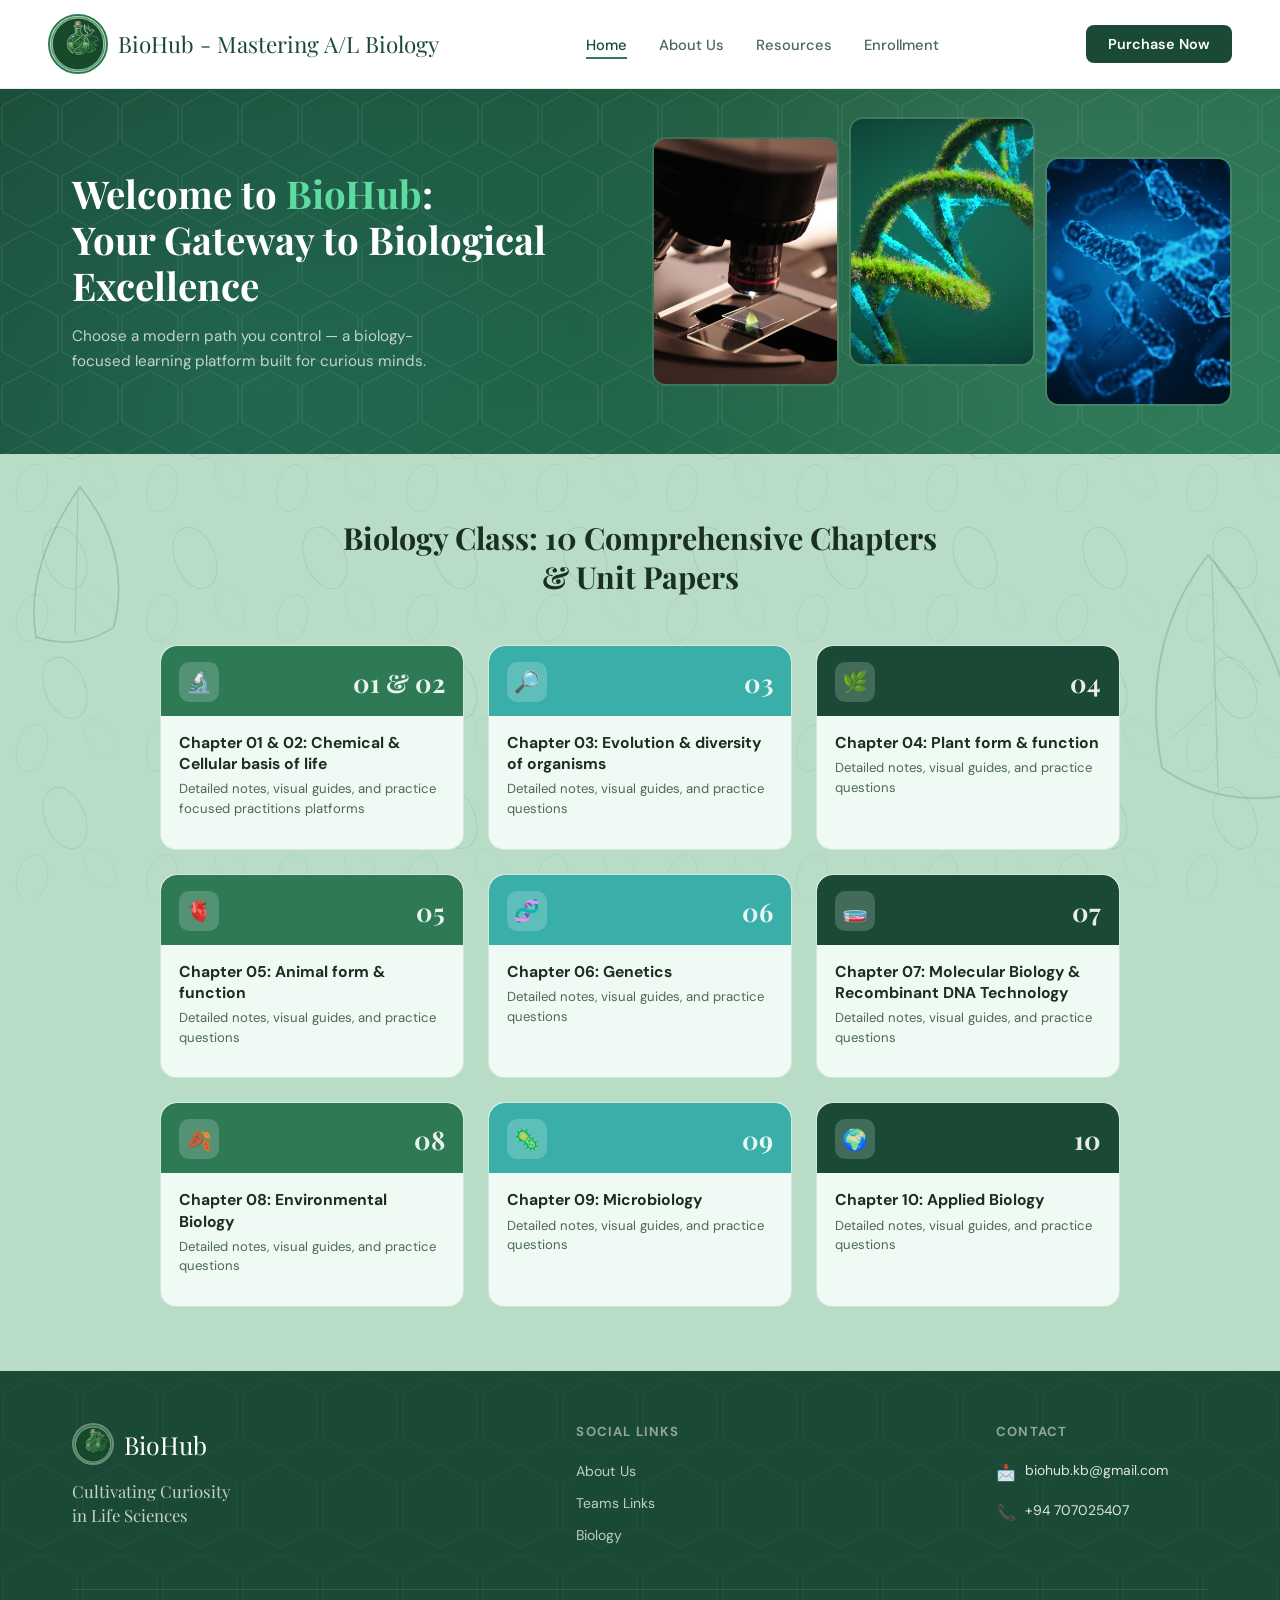
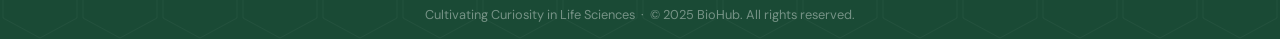
<file: index.html>
<!DOCTYPE html>
<html lang="en">
<head>
  <meta charset="UTF-8" />
  <meta name="viewport" content="width=device-width, initial-scale=1.0"/>
  <meta name="description" content="BioHub Tutorial Classes offering high quality biology and science tuition for students. Contact us for paper purchase, class details and registration.">
  <meta name="keywords" content="AL bio papers, BioHub tuition, biology classes, science tuition, tutorial classes Sri Lanka, biology tuition, bio class, A/L, Adavanced Level">
  <link rel="icon" type="image/png" sizes="32x32" href="favicon-32x32.png?v=2">
  <link rel="icon" type="image/png" sizes="16x16" href="favicon-16x16.png?v=2">
  <link rel="shortcut icon" href="favicon.ico?v=2">
  <title>BioHub – Your Gateway to Biological Excellence</title>
  <link rel="stylesheet" href="style.css">
  <link href="https://fonts.googleapis.com/css2?family=Playfair+Display:wght@700&family=DM+Sans:wght@400;500;600&display=swap" rel="stylesheet"/>
</head>
<body>

  <!-- NAV -->
  <nav>
    <a href="#" class="logo">
    <div class="logo-icon">
        <img src="logo.png" alt="BioHub Logo">
    </div>
    BioHub - Mastering A/L Biology
    </a>
    <ul class="nav-links">
      <li><a href="#" class="active">Home</a></li>
      <li><a href="#footer">About Us</a></li>
      <li><a href="#section">Resources</a></li>
      <li><a href="contact.html">Enrollment</a></li>
    </ul>
    <a href="contact.html" class="btn-portal">Purchase Now</a>
  </nav>

  <!-- HERO -->
  <section class="hero">
    <div class="hero-text">
      <h1>Welcome to <span>BioHub</span>:<br>Your Gateway to Biological Excellence</h1>
      <p>Choose a modern path you control — a biology-focused learning platform built for curious minds.</p>
    </div>
    <div class="hero-images">
    <div class="hero-img-slot microscope">
        <img src="microscope.jpeg" alt="Microscope view">
    </div>
    <div class="hero-img-slot leaf">
        <img src="leaf-cell.jpg" alt="Leaf structure">
    </div>
    <div class="hero-img-slot cell">
        <img src="dna-cell.jpg" alt="Cell biology">
    </div>
    </div>
  </section>

  <!-- CHAPTERS -->
  <section class="section" id="section">
    <div class="section-title">
      <h2>Biology Class: 10 Comprehensive Chapters<br>&amp; Unit Papers</h2>
    </div>
    <div class="chapters-grid">

      <div class="chapter-card" onclick="toggleCard(this)">
        <div class="card-header mid"><div class="card-icon">🔬</div><span class="card-num">01 & 02</span></div>
        <div class="card-body">
          <h3>Chapter 01 & 02: Chemical &amp; Cellular basis of life</h3>
          <p>Detailed notes, visual guides, and practice focused practitions platforms</p>
          <div class="card-expanded-content">
            <div class="unit-section-label">📄 Unit Papers (1–5)</div>
            <ul class="papers-list">
              <li><span class="paper-num">1</span><a href="contact.html">Paper 1: Intro, Biomolecules, Cellcycle </a></li>
              <li><span class="paper-num">2</span><a href="contact.html">Paper 2: Cellular Respiration and Enzymes</a></li>
              <li><span class="paper-num">3</span><a href="contact.html">Paper 3: Photosynthesis </a></li>
              <li><span class="paper-num">4</span><a href="contact.html">Paper 4: Unit 1 and 2 full</a></li>
            </ul>
            <div class="unit-section-label">✂️ Experiments</div>
            <ul class="exp-list">
              <li><span class="paper-num">1</span><a href="contact.html">Exp 1: Observing Cells (Microscopy)</a></li>
              <li><span class="paper-num">2</span><a href="contact.html">Exp 2: Modeling DNA (Structure)</a></li>
            </ul>
            <button class="card-close-btn" onclick="closeCard(event, this)">✕ Close</button>
          </div>
        </div>
      </div>

      <div class="chapter-card" onclick="toggleCard(this)">
        <div class="card-header teal"><div class="card-icon">🔎</div><span class="card-num">03</span></div>
        <div class="card-body">
          <h3>Chapter 03: Evolution &amp; diversity of organisms</h3>
          <p>Detailed notes, visual guides, and practice questions</p>
          <div class="card-expanded-content">
            <div class="unit-section-label">📄 Unit Papers (1–5)</div>
            <ul class="papers-list">
              <li><span class="paper-num">1</span><a href="contact.html">Paper 1: Unit 3 till Kingdom Protista(included)</a></li>
              <li><span class="paper-num">2</span><a href="contact.html">Paper 2: Kingdom Animalia</a></li>
              <li><span class="paper-num">3</span><a href="contact.html">Paper 3: Kingdom Plantae</a></li>
              <li><span class="paper-num">4</span><a href="contact.html">Paper 4: Unit 3 full</a></li>
            </ul>
            <div class="unit-section-label">✂️ Experiments</div>
            <ul class="exp-list">
              <li><span class="paper-num">1</span><a href="contact.html">Exp 1: Punnett Squares Lab</a></li>
              <li><span class="paper-num">2</span><a href="contact.html">Exp 2: Trait Inheritance Study</a></li>
            </ul>
            <button class="card-close-btn" onclick="closeCard(event, this)">✕ Close</button>
          </div>
        </div>
      </div>

      <div class="chapter-card" onclick="toggleCard(this)">
        <div class="card-header dark"><div class="card-icon">🌿</div><span class="card-num">04</span></div>
        <div class="card-body">
          <h3>Chapter 04: Plant form &amp; function</h3>
          <p>Detailed notes, visual guides, and practice questions</p>
          <div class="card-expanded-content">
            <div class="unit-section-label">📄 Unit Papers (1–5)</div>
            <ul class="papers-list">
              <li><span class="paper-num">1</span><a href="contact.html">Paper 1: Plant Growth and development</a></li>
              <li><span class="paper-num">2</span><a href="contact.html">Paper 2: From gaseous exchange of plants until the end of transpiration </a></li>
              <li><span class="paper-num">3</span><a href="contact.html">Paper 3: Plant nutrition and Plant responses to internal and external signals </a></li>
              <li><span class="paper-num">4</span><a href="contact.html">Paper 4: Plant reproduction </a></li>
              <li><span class="paper-num">5</span><a href="contact.html">Paper 5: Full unit 04</a></li>
            </ul>
            <div class="unit-section-label">✂️ Experiments</div>
            <ul class="exp-list">
              <li><span class="paper-num">1</span><a href="contact.html">Exp 1: Heart Rate Lab</a></li>
              <li><span class="paper-num">2</span><a href="contact.html">Exp 2: Lung Capacity Study</a></li>
            </ul>
            <button class="card-close-btn" onclick="closeCard(event, this)">✕ Close</button>
          </div>
        </div>
      </div>

      <div class="chapter-card" onclick="toggleCard(this)">
        <div class="card-header mid"><div class="card-icon">🫀</div><span class="card-num">05</span></div>
        <div class="card-body">
          <h3>Chapter 05: Animal form &amp; function</h3>
          <p>Detailed notes, visual guides, and practice questions</p>
          <div class="card-expanded-content">
            <div class="unit-section-label">📄 Unit Papers (1–5)</div>
            <ul class="papers-list">
              <li><span class="paper-num">1</span><a href="contact.html">Paper 1: Animal tissues and Human Digestive system </a></li>
              <li><span class="paper-num">2</span><a href="contact.html">Paper 2: Circulatory and Respiratory system </a></li>
              <li><span class="paper-num">3</span><a href="contact.html">Paper 3: Immunity and Osmoregulation</a></li>
              <li><span class="paper-num">4</span><a href="contact.html">Paper 4: Nervous coordination and sensory organs</a></li>
              <li><span class="paper-num">5</span><a href="contact.html">Paper 5: Endocrine system and Support & Movement </a></li>
              <li><span class="paper-num">5</span><a href="contact.html">Paper 6: Reproductive system </a></li>
            </ul>
            <div class="unit-section-label">✂️ Experiments</div>
            <ul class="exp-list">
              <li><span class="paper-num">1</span><a href="contact.html">Exp 1: Leaf Chromatography</a></li>
              <li><span class="paper-num">2</span><a href="contact.html">Exp 2: Germination Study</a></li>
            </ul>
            <button class="card-close-btn" onclick="closeCard(event, this)">✕ Close</button>
          </div>
        </div>
      </div>

      <div class="chapter-card" onclick="toggleCard(this)">
        <div class="card-header teal"><div class="card-icon">🧬</div><span class="card-num">06</span></div>
        <div class="card-body">
          <h3>Chapter 06: Genetics</h3>
          <p>Detailed notes, visual guides, and practice questions</p>
          <div class="card-expanded-content">
            <div class="unit-section-label">📄 Unit Papers (1–5)</div>
            <ul class="papers-list">
              <li><span class="paper-num">1</span><a href="contact.html">Paper 1: Ecosystems (PDF)</a></li>
              <li><span class="paper-num">2</span><a href="contact.html">Paper 2: Food Chains (PDF)</a></li>
              <li><span class="paper-num">3</span><a href="contact.html">Paper 3: Biomes (PDF)</a></li>
              <li><span class="paper-num">4</span><a href="contact.html">Paper 4: Populations (PDF)</a></li>
              <li><span class="paper-num">5</span><a href="contact.html">Paper 5: Conservation (PDF)</a></li>
            </ul>
            <div class="unit-section-label">✂️ Experiments</div>
            <ul class="exp-list">
              <li><span class="paper-num">1</span><a href="contact.html">Exp 1: Local Habitat Survey</a></li>
              <li><span class="paper-num">2</span><a href="contact.html">Exp 2: Water Quality Test</a></li>
            </ul>
            <button class="card-close-btn" onclick="closeCard(event, this)">✕ Close</button>
          </div>
        </div>
      </div>

      <div class="chapter-card" onclick="toggleCard(this)">
        <div class="card-header dark"><div class="card-icon">🧫</div><span class="card-num">07</span></div>
        <div class="card-body">
          <h3>Chapter 07: Molecular Biology &amp; Recombinant DNA Technology</h3>
          <p>Detailed notes, visual guides, and practice questions</p>
          <div class="card-expanded-content">
            <div class="unit-section-label">📄 Unit Papers (1–5)</div>
            <ul class="papers-list">
              <li><span class="paper-num">1</span><a href="contact.html">Paper 1: Carbohydrates (PDF)</a></li>
              <li><span class="paper-num">2</span><a href="contact.html">Paper 2: Proteins (PDF)</a></li>
              <li><span class="paper-num">3</span><a href="contact.html">Paper 3: Lipids (PDF)</a></li>
              <li><span class="paper-num">4</span><a href="contact.html">Paper 4: Enzymes (PDF)</a></li>
              <li><span class="paper-num">5</span><a href="contact.html">Paper 5: Nucleic Acids (PDF)</a></li>
            </ul>
            <div class="unit-section-label">✂️ Experiments</div>
            <ul class="exp-list">
              <li><span class="paper-num">1</span><a href="contact.html">Exp 1: Benedict's Test</a></li>
              <li><span class="paper-num">2</span><a href="contact.html">Exp 2: Enzyme Activity Lab</a></li>
            </ul>
            <button class="card-close-btn" onclick="closeCard(event, this)">✕ Close</button>
          </div>
        </div>
      </div>

      <div class="chapter-card" onclick="toggleCard(this)">
        <div class="card-header mid"><div class="card-icon">🍂</div><span class="card-num">08</span></div>
        <div class="card-body">
          <h3>Chapter 08: Environmental Biology</h3>
          <p>Detailed notes, visual guides, and practice questions</p>
          <div class="card-expanded-content">
            <div class="unit-section-label">📄 Unit Papers (1–5)</div>
            <ul class="papers-list">
              <li><span class="paper-num">1</span><a href="contact.html">Paper 1: Bacteria (PDF)</a></li>
              <li><span class="paper-num">2</span><a href="contact.html">Paper 2: Viruses (PDF)</a></li>
              <li><span class="paper-num">3</span><a href="contact.html">Paper 3: Fungi (PDF)</a></li>
              <li><span class="paper-num">4</span><a href="contact.html">Paper 4: Protists (PDF)</a></li>
              <li><span class="paper-num">5</span><a href="contact.html">Paper 5: Immunity (PDF)</a></li>
            </ul>
            <div class="unit-section-label">✂️ Experiments</div>
            <ul class="exp-list">
              <li><span class="paper-num">1</span><a href="contact.html">Exp 1: Bacterial Culture Lab</a></li>
              <li><span class="paper-num">2</span><a href="contact.html">Exp 2: Microscope Slide Study</a></li>
            </ul>
            <button class="card-close-btn" onclick="closeCard(event, this)">✕ Close</button>
          </div>
        </div>
      </div>

      <div class="chapter-card" onclick="toggleCard(this)">
        <div class="card-header teal"><div class="card-icon">🦠</div><span class="card-num">09</span></div>
        <div class="card-body">
          <h3>Chapter 09: Microbiology</h3>
          <p>Detailed notes, visual guides, and practice questions</p>
          <div class="card-expanded-content">
            <div class="unit-section-label">📄 Unit Papers (1–5)</div>
            <ul class="papers-list">
              <li><span class="paper-num">1</span><a href="contact.html">Paper 1: Neurons (PDF)</a></li>
              <li><span class="paper-num">2</span><a href="contact.html">Paper 2: Brain Regions (PDF)</a></li>
              <li><span class="paper-num">3</span><a href="contact.html">Paper 3: Synapses (PDF)</a></li>
              <li><span class="paper-num">4</span><a href="contact.html">Paper 4: Reflexes (PDF)</a></li>
              <li><span class="paper-num">5</span><a href="contact.html">Paper 5: Senses (PDF)</a></li>
            </ul>
            <div class="unit-section-label">✂️ Experiments</div>
            <ul class="exp-list">
              <li><span class="paper-num">1</span><a href="contact.html">Exp 1: Reflex Response Test</a></li>
              <li><span class="paper-num">2</span><a href="contact.html">Exp 2: Sensory Perception Lab</a></li>
            </ul>
            <button class="card-close-btn" onclick="closeCard(event, this)">✕ Close</button>
          </div>
        </div>
      </div>

      <div class="chapter-card" onclick="toggleCard(this)">
        <div class="card-header dark"><div class="card-icon">🌍</div><span class="card-num">10</span></div>
        <div class="card-body">
          <h3>Chapter 10: Applied Biology</h3>
          <p>Detailed notes, visual guides, and practice questions</p>
          <div class="card-expanded-content">
            <div class="unit-section-label">📄 Unit Papers (1–5)</div>
            <ul class="papers-list">
              <li><span class="paper-num">1</span><a href="contact.html">Paper 1: Natural Selection (PDF)</a></li>
              <li><span class="paper-num">2</span><a href="contact.html">Paper 2: Fossil Record (PDF)</a></li>
              <li><span class="paper-num">3</span><a href="contact.html">Paper 3: Speciation (PDF)</a></li>
              <li><span class="paper-num">4</span><a href="contact.html">Paper 4: Classification (PDF)</a></li>
              <li><span class="paper-num">5</span><a href="contact.html">Paper 5: Human Evolution (PDF)</a></li>
            </ul>
            <div class="unit-section-label">✂️ Experiments</div>
            <ul class="exp-list">
              <li><span class="paper-num">1</span><a href="contact.html">Exp 1: Fossil Comparison Study</a></li>
              <li><span class="paper-num">2</span><a href="contact.html">Exp 2: Biodiversity Survey</a></li>
            </ul>
            <button class="card-close-btn" onclick="closeCard(event, this)">✕ Close</button>
          </div>
        </div>
      </div>

    </div>
  </section>

  <!-- FOOTER -->
    <footer id = "footer">
    <div class="footer-grid">
        <div class="footer-col footer-brand">
        <div class="footer-logo">
            <div class="footer-logo-icon">
                <img src="logo.png" alt="Logo" style="width:100%; height:100%; object-fit:cover; border-radius:50%;">
            </div>
            BioHub
        </div>
        <p class="footer-tagline">Cultivating Curiosity<br>in Life Sciences</p>
        </div>

        <div class="footer-col">
        <h4>Social Links</h4>
        <ul class="footer-links">
            <li><a href="#">About Us</a></li>
            <li><a href="#">Teams Links</a></li>
            <li><a href="#">Biology</a></li>
        </ul>
        </div>

        <div class="footer-col">
        <h4>Contact</h4>
        <div class="footer-contact-item">
            <span class="icon">📩</span>
            <span>biohub.kb@gmail.com</span>
        </div>
        <div class="footer-contact-item">
            <span class="icon">📞</span>
            <span>+94 707025407</span>
        </div>
        </div>
    </div>
    <div class="footer-bottom">Cultivating Curiosity in Life Sciences &nbsp;·&nbsp; © 2025 BioHub. All rights reserved.</div>
    </footer>

  <script>
    function toggleCard(card) {
      const isExpanded = card.classList.contains('expanded');
      document.querySelectorAll('.chapter-card.expanded').forEach(c => c.classList.remove('expanded'));
      if (!isExpanded) {
        card.classList.add('expanded');
        setTimeout(() => card.scrollIntoView({ behavior: 'smooth', block: 'nearest' }), 50);
      }
    }
    function closeCard(e, btn) {
      e.stopPropagation();
      btn.closest('.chapter-card').classList.remove('expanded');
    }
  </script>
</body>
</html>
</file>
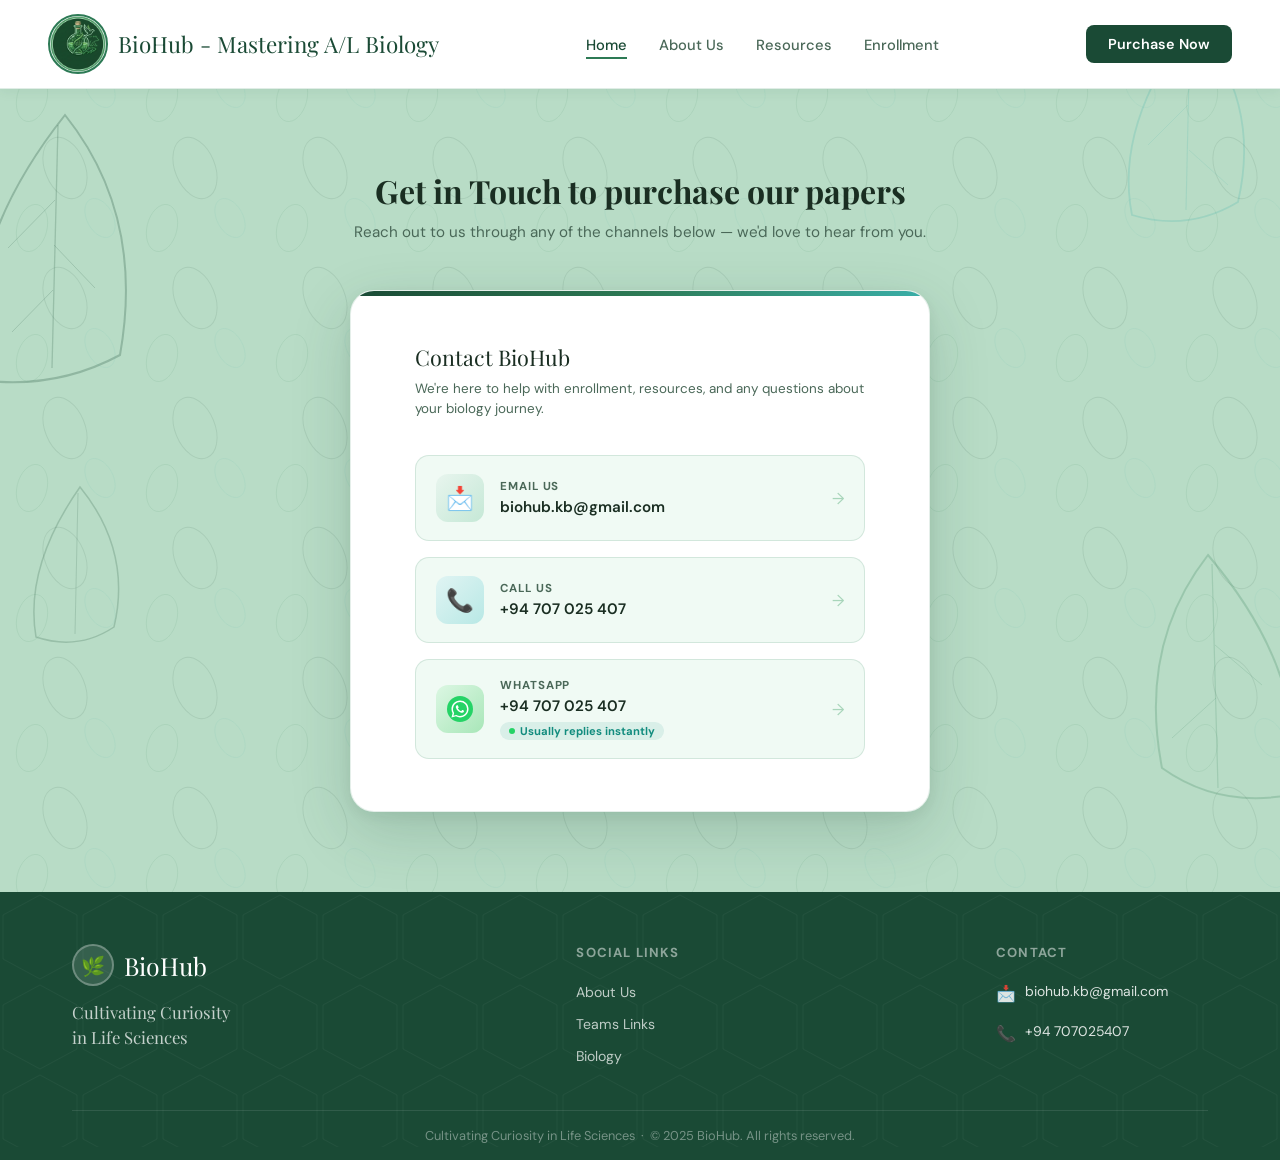
<file: contact.html>
<!DOCTYPE html>
<html lang="en">
<head>
  <meta charset="UTF-8" />
  <meta name="viewport" content="width=device-width, initial-scale=1.0"/>
  <title>BioHub – Contact Us</title>
  <link rel="stylesheet" href="contact-style.css">
  <link href="https://fonts.googleapis.com/css2?family=Playfair+Display:wght@700&family=DM+Sans:wght@400;500;600&display=swap" rel="stylesheet"/>

</head>
<body>

  <!-- NAV -->
  <nav>
    <a href="#" class="logo">
    <div class="logo-icon">
        <img src="logo.png" alt="BioHub Logo">
    </div>
    BioHub - Mastering A/L Biology
    </a>
    <ul class="nav-links">
      <li><a href="#" class="active">Home</a></li>
      <li><a href="#footer">About Us</a></li>
      <li><a href="#section">Resources</a></li>
      <li><a href="contact.html">Enrollment</a></li>
    </ul>
    <a href="contact.html" class="btn-portal">Purchase Now</a>
  </nav>

  <!-- CONTACT SECTION -->
  <section class="contact-section">

    <div class="contact-heading">
      <h2>Get in Touch to purchase our papers</h2>
      <p>Reach out to us through any of the channels below — we'd love to hear from you.</p>
    </div>

    <div class="contact-card">
      <div class="contact-card-title">Contact BioHub</div>
      <div class="contact-card-sub">We're here to help with enrollment, resources, and any questions about your biology journey.</div>

      <div class="contact-items">

        <!-- Email -->
        <a href="mailto:biohub.kb@gmail.com" class="contact-item">
          <div class="contact-item-icon icon-email">📩</div>
          <div class="contact-item-info">
            <span class="contact-item-label">Email Us</span>
            <span class="contact-item-value">biohub.kb@gmail.com</span>
          </div>
          <span class="contact-item-arrow">→</span>
        </a>

        <!-- Phone -->
        <a href="tel:+94707025407" class="contact-item">
          <div class="contact-item-icon icon-phone">📞</div>
          <div class="contact-item-info">
            <span class="contact-item-label">Call Us</span>
            <span class="contact-item-value">+94 707 025 407</span>
          </div>
          <span class="contact-item-arrow">→</span>
        </a>

        <!-- WhatsApp -->
        <a href="https://wa.me/94707025407" target="_blank" rel="noopener noreferrer" class="contact-item">
          <div class="contact-item-icon icon-whatsapp">
            <svg width="26" height="26" viewBox="0 0 32 32" fill="none" xmlns="http://www.w3.org/2000/svg">
              <circle cx="16" cy="16" r="16" fill="#25D366"/>
              <path d="M23.5 8.5A10.44 10.44 0 0 0 16 5.5C10.2 5.5 5.5 10.2 5.5 16c0 1.84.48 3.63 1.38 5.2L5.5 26.5l5.45-1.43A10.47 10.47 0 0 0 16 26.5c5.8 0 10.5-4.7 10.5-10.5 0-2.8-1.09-5.43-3-7.5zM16 24.7a8.7 8.7 0 0 1-4.43-1.21l-.32-.19-3.3.86.88-3.22-.21-.33A8.69 8.69 0 0 1 7.3 16 8.7 8.7 0 0 1 16 7.3 8.7 8.7 0 0 1 24.7 16 8.7 8.7 0 0 1 16 24.7zm4.77-6.52c-.26-.13-1.54-.76-1.78-.85-.24-.09-.41-.13-.58.13-.17.26-.65.85-.8 1.02-.15.17-.3.2-.56.07-.26-.14-1.1-.41-2.09-1.3-.77-.69-1.29-1.54-1.44-1.8-.15-.26-.01-.4.11-.53.11-.11.26-.3.38-.44.13-.15.17-.26.26-.43.09-.17.04-.32-.02-.44-.07-.13-.58-1.4-.8-1.92-.21-.5-.43-.43-.58-.44h-.5c-.17 0-.44.06-.67.32-.23.26-.87.85-.87 2.07s.89 2.4 1.02 2.57c.13.17 1.75 2.67 4.24 3.74.59.26 1.05.41 1.41.52.59.19 1.13.16 1.56.1.48-.07 1.47-.6 1.68-1.18.2-.58.2-1.08.14-1.18-.06-.1-.22-.16-.48-.29z" fill="white"/>
            </svg>
          </div>
          <div class="contact-item-info">
            <span class="contact-item-label">WhatsApp</span>
            <span class="contact-item-value">+94 707 025 407</span>
            <span class="whatsapp-badge"><span class="whatsapp-dot"></span> Usually replies instantly</span>
          </div>
          <span class="contact-item-arrow">→</span>
        </a>

      </div>
    </div>

  </section>

  <!-- FOOTER -->
  <footer id ="footer">
    <div class="footer-grid">
      <div class="footer-col footer-brand">
        <div class="footer-logo">
          <div class="footer-logo-icon">🌿</div>
          BioHub
        </div>
        <p class="footer-tagline">Cultivating Curiosity<br>in Life Sciences</p>
      </div>

      <div class="footer-col">
        <h4>Social Links</h4>
        <ul class="footer-links">
          <li><a href="#">About Us</a></li>
          <li><a href="#">Teams Links</a></li>
          <li><a href="#">Biology</a></li>
        </ul>
      </div>

      <div class="footer-col">
        <h4>Contact</h4>
        <div class="footer-contact-item">
          <span class="icon">📩</span>
          <span>biohub.kb@gmail.com</span>
        </div>
        <div class="footer-contact-item">
          <span class="icon">📞</span>
          <span>+94 707025407</span>
        </div>
      </div>
    </div>
    <div class="footer-bottom">Cultivating Curiosity in Life Sciences &nbsp;·&nbsp; © 2025 BioHub. All rights reserved.</div>
  </footer>

</body>
</html>
</file>
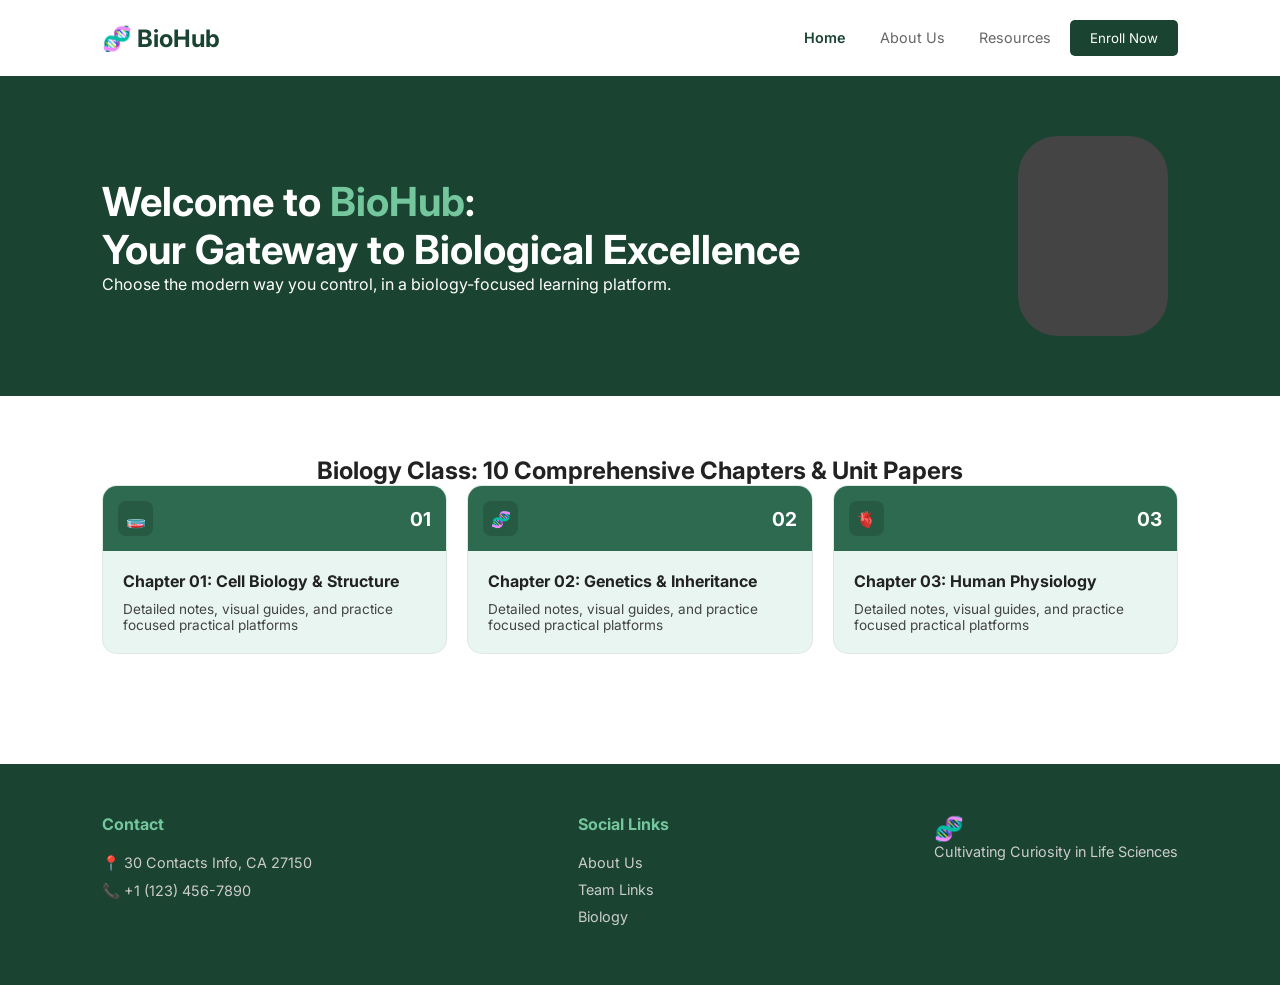
<file: homepage/homepage.html>
<!DOCTYPE html>
<html lang="en">
<head>
    <meta charset="UTF-8">
    <meta name="viewport" content="width=device-width, initial-scale=1.0">
    <title>BioHub - Biological Excellence</title>
    <link rel="stylesheet" href="homepage.css">
    <link href="https://fonts.googleapis.com/css2?family=Inter:wght@300;400;600;700&display=swap" rel="stylesheet">
</head>
<body>

    <header class="navbar">
        <div class="logo">🧬 BioHub</div>
        <nav>
            <a href="#" class="active">Home</a>
            <a href="#">About Us</a>
            <a href="#">Resources</a>
            <button class="portal-btn">Enroll Now</button>
        </nav>
    </header>

    <main>
        <section class="hero">
            <div class="hero-content">
                <h1>Welcome to <span>BioHub</span>:<br>Your Gateway to Biological Excellence</h1>
                <p>Choose the modern way you control, in a biology-focused learning platform.</p>
            </div>
            <div class="hero-images">
                <div class="img-large"></div>
                <div class="img-grid">
                    <div class="grid-item"></div>
                    <div class="grid-item"></div>
                    <div class="grid-item"></div>
                    <div class="grid-item"></div>
                </div>
            </div>
        </section>

        <section class="class-section">
            <h2>Biology Class: 10 Comprehensive Chapters & Unit Papers</h2>
            <div class="chapter-grid">
                
                <div class="card" onclick="toggleChapter(this)">
                    <div class="card-header">
                        <div class="icon-circle">🧫</div>
                        <span class="chapter-num">01</span>
                    </div>
                    <div class="card-content">
                        <h3>Chapter 01: Cell Biology & Structure</h3>
                        <p>Detailed notes, visual guides, and practice focused practical platforms</p>
                        
                        <div class="expanded-info">
                            <h4 class="section-title">📄 UNIT PAPERS (1-5)</h4>
                            <div class="list-item"><span>1</span> Paper 1: Introduction (PDF)</div>
                            <div class="list-item"><span>2</span> Paper 2: The Cell Membrane (PDF)</div>
                            <div class="list-item"><span>3</span> Paper 3: The Membrane (PDF)</div>
                            <div class="list-item"><span>4</span> Paper 4: Practice Topics (PDF)</div>
                            <div class="list-item"><span>5</span> Paper 5: Advanced Topics (PDF)</div>
                            
                            <h4 class="section-title">🧪 EXPERIMENTS</h4>
                            <div class="list-item"><span>1</span> Exp 1: Observing Cells (Microscopy)</div>
                            <div class="list-item"><span>2</span> Exp 2: Modeling DNA (Structure)</div>
                        </div>
                    </div>
                </div>

                <div class="card" onclick="toggleChapter(this)">
                    <div class="card-header">
                        <div class="icon-circle">🧬</div>
                        <span class="chapter-num">02</span>
                    </div>
                    <div class="card-content">
                        <h3>Chapter 02: Genetics & Inheritance</h3>
                        <p>Detailed notes, visual guides, and practice focused practical platforms</p>
                        <div class="expanded-info">
                            <h4 class="section-title">📄 UNIT PAPERS (1-5)</h4>
                            <div class="list-item"><span>1</span> Paper 1: DNA Basics (PDF)</div>
                        </div>
                    </div>
                </div>

                <div class="card" onclick="toggleChapter(this)">
                    <div class="card-header">
                        <div class="icon-circle">🫀</div>
                        <span class="chapter-num">03</span>
                    </div>
                    <div class="card-content">
                        <h3>Chapter 03: Human Physiology</h3>
                        <p>Detailed notes, visual guides, and practice focused practical platforms</p>
                        <div class="expanded-info">
                            <h4 class="section-title">📄 UNIT PAPERS (1-5)</h4>
                            <div class="list-item"><span>1</span> Paper 1: Organ Systems (PDF)</div>
                        </div>
                    </div>
                </div>

            </div>
        </section>
    </main>

    <footer>
            <div class="footer-content">
                <div class="footer-col">
                    <h4>Contact</h4>
                    <p>📍 30 Contacts Info, CA 27150</p>
                    <p>📞 +1 (123) 456-7890</p>
                </div>
                <div class="footer-col">
                    <h4>Social Links</h4>
                    <a href="#">About Us</a>
                    <a href="#">Team Links</a>
                    <a href="#">Biology</a>
                </div>
                <div class="footer-col branding">
                    <div class="logo">🧬 BioHub</div>
                    <p>Cultivating Curiosity in Life Sciences</p>
                </div>
            </div>
    </footer>

    <script>
        function toggleChapter(cardElement) {
            // Toggle the 'active' class on the clicked card
            cardElement.classList.toggle('active');
        }
    </script>

</body>
</html>
</file>
<file: style.css>
*, *::before, *::after { box-sizing: border-box; margin: 0; padding: 0; }

    :root {
      --green-dark: #1a4a35;
      --green-mid: #2d7a55;
      --green-teal: #3aafa9;
      --green-light: #a8d5ba;
      --green-pale: #e8f5ee;
      --text-dark: #1a2e22;
      --text-muted: #4a6858;
      --white: #ffffff;
      --card-bg: #f0faf4;
    }

    body {
      font-family: 'DM Sans', sans-serif;
      color: var(--text-dark);
      background: #b8dcc6;
      overflow-x: hidden;
    }

    /* ════════════ LEAF BACKGROUND ════════════ */
    body::before {
      content: '';
      position: fixed;
      inset: 0;
      z-index: 0;
      pointer-events: none;
      background-image:
        url("data:image/svg+xml,%3Csvg xmlns='http://www.w3.org/2000/svg' width='240' height='340'%3E%3Cpath d='M30,320 Q8,190 115,55 Q195,155 170,295 Q105,330 30,320Z' fill='none' stroke='%231a4a35' stroke-width='2' opacity='0.25'/%3E%3Cline x1='108' y1='65' x2='102' y2='308' stroke='%231a4a35' stroke-width='1.3' opacity='0.2'/%3E%3Cline x1='105' y1='140' x2='58' y2='188' stroke='%231a4a35' stroke-width='1' opacity='0.16'/%3E%3Cline x1='104' y1='185' x2='145' y2='228' stroke='%231a4a35' stroke-width='1' opacity='0.16'/%3E%3Cline x1='103' y1='230' x2='62' y2='272' stroke='%231a4a35' stroke-width='1' opacity='0.16'/%3E%3C/svg%3E"),
        url("data:image/svg+xml,%3Csvg xmlns='http://www.w3.org/2000/svg' width='200' height='290'%3E%3Cpath d='M170,265 Q192,148 88,25 Q18,115 42,238 Q98,278 170,265Z' fill='none' stroke='%232d7a55' stroke-width='2' opacity='0.22'/%3E%3Cline x1='92' y1='34' x2='98' y2='258' stroke='%232d7a55' stroke-width='1.2' opacity='0.17'/%3E%3Cline x1='95' y1='115' x2='142' y2='155' stroke='%232d7a55' stroke-width='1' opacity='0.14'/%3E%3Cline x1='96' y1='168' x2='52' y2='208' stroke='%232d7a55' stroke-width='1' opacity='0.14'/%3E%3C/svg%3E"),
        url("data:image/svg+xml,%3Csvg xmlns='http://www.w3.org/2000/svg' width='160' height='230'%3E%3Cpath d='M22,205 Q4,115 82,12 Q152,88 128,192 Q78,222 22,205Z' fill='none' stroke='%233aafa9' stroke-width='1.8' opacity='0.2'/%3E%3Cline x1='80' y1='20' x2='76' y2='200' stroke='%233aafa9' stroke-width='1.1' opacity='0.16'/%3E%3Cline x1='78' y1='95' x2='38' y2='135' stroke='%233aafa9' stroke-width='0.9' opacity='0.13'/%3E%3Cline x1='79' y1='140' x2='118' y2='175' stroke='%233aafa9' stroke-width='0.9' opacity='0.13'/%3E%3C/svg%3E"),
        url("data:image/svg+xml,%3Csvg xmlns='http://www.w3.org/2000/svg' width='120' height='175'%3E%3Cpath d='M16,158 Q4,88 60,8 Q112,72 94,148 Q58,172 16,158Z' fill='none' stroke='%231a4a35' stroke-width='1.5' opacity='0.2'/%3E%3Cline x1='58' y1='14' x2='55' y2='155' stroke='%231a4a35' stroke-width='1' opacity='0.15'/%3E%3C/svg%3E");
      background-repeat: no-repeat, no-repeat, no-repeat, no-repeat;
      background-position:
        -50px 60px,
        calc(100% + 40px) calc(100% - 80px),
        calc(100% - 10px) 10px,
        20px calc(55% + 80px);
      background-size: 240px 340px, 200px 290px, 160px 230px, 120px 175px;
    }

    /* tiled leaf texture */
    body::after {
      content: '';
      position: fixed;
      inset: 0;
      z-index: 0;
      pointer-events: none;
      background-image: url("data:image/svg+xml,%3Csvg xmlns='http://www.w3.org/2000/svg' width='130' height='130'%3E%3Cellipse cx='65' cy='38' rx='20' ry='32' fill='none' stroke='%231a4a35' stroke-width='0.9' opacity='0.1' transform='rotate(-22 65 38)'/%3E%3Cellipse cx='32' cy='98' rx='15' ry='24' fill='none' stroke='%232d7a55' stroke-width='0.9' opacity='0.09' transform='rotate(14 32 98)'/%3E%3Cellipse cx='100' cy='88' rx='13' ry='21' fill='none' stroke='%233aafa9' stroke-width='0.8' opacity='0.09' transform='rotate(-28 100 88)'/%3E%3C/svg%3E");
      background-repeat: repeat;
      background-size: 130px 130px;
    }

    nav, .hero, .section, footer { position: relative; z-index: 1; }

    /* ── NAV ── */
    nav {
      display: flex;
      align-items: center;
      justify-content: space-between;
      padding: 14px 48px;
      background: var(--white);
      border-bottom: 1px solid #e0ede6;
      position: sticky;
      top: 0;
      z-index: 100;
      box-shadow: 0 2px 12px rgba(30,80,50,.08);
    }
    .logo {
    display: flex; 
    align-items: center; 
    gap: 10px;
    font-family: 'Playfair Display', serif; 
    font-size: 1.4rem;
    color: var(--green-dark); 
    text-decoration: none;
    }

    .logo-icon {
    width: 60px; 
    height: 60px;
    background: var(--green-pale); 
    border: 2px solid var(--green-mid);
    border-radius: 50%; 
    display: flex; 
    align-items: center; 
    justify-content: center; 
    overflow: hidden; /* Ensures the image doesn't "leak" outside the circle */
    }

    .logo-icon img {
    width: 100%;    /* Forces image to match container width */
    height: 100%;   /* Forces image to match container height */
    object-fit: cover; /* This is crucial: it prevents the image from stretching */
    display: block;
    }
    .nav-links { display: flex; align-items: center; gap: 32px; list-style: none; }
    .nav-links a { text-decoration: none; color: var(--text-muted); font-size: .92rem; font-weight: 500; transition: color .2s; }
    .nav-links a:hover { color: var(--green-dark); }
    .nav-links a.active { color: var(--green-dark); border-bottom: 2px solid var(--green-mid); padding-bottom: 2px; }
    .btn-portal {
      background: var(--green-dark); color: var(--white); padding: 10px 22px;
      border-radius: 8px; font-size: .9rem; font-weight: 600; text-decoration: none;
      transition: background .2s, transform .15s; white-space: nowrap;
    }
    .btn-portal:hover { background: var(--green-mid); transform: translateY(-1px); }

    /* ── HERO ── */
    .hero-images { 
        display: grid; 
        grid-template-columns: 1fr 1fr 1fr; 
        gap: 10px; 
        position: relative; 
        z-index: 1; 
        animation: fadeUp .9s .15s ease both; 
    }

    .hero-img-slot { 
        border-radius: 14px; 
        overflow: hidden; 
        aspect-ratio: 3/4; 
        display: flex; 
        align-items: center; 
        justify-content: center; 
        /* Keep your existing gradients as background placeholders */
        border: 2px solid rgba(255, 255, 255, 0.1); 
    }

    /* ADD THIS: This ensures your images fill the slots exactly */
    .hero-img-slot img {
        width: 100%;
        height: 100%;
        object-fit: cover; /* Prevents stretching */
        display: block;
    }

    /* Keep your existing positioning exactly as it was */
    .hero-img-slot:nth-child(2) { margin-top: -20px; }
    .hero-img-slot:nth-child(3) { margin-top: 20px; }

    .hero {
      background: linear-gradient(135deg, var(--green-dark) 0%, #1e5c40 50%, #2a7a58 100%);
      display: grid; grid-template-columns: 1fr 1fr;
      align-items: center; min-height: 340px;
      padding: 48px 48px 48px 72px; overflow: hidden;
    }
    .hero::before {
      content: ''; position: absolute; inset: 0;
      background-image: radial-gradient(circle at 20% 80%, rgba(58,175,169,.18) 0%, transparent 50%), radial-gradient(circle at 80% 20%, rgba(168,213,186,.12) 0%, transparent 45%);
      pointer-events: none;
    }
    .hero::after {
      content: ''; position: absolute; inset: 0;
      background-image: url("data:image/svg+xml,%3Csvg xmlns='http://www.w3.org/2000/svg' width='60' height='70'%3E%3Cpolygon points='30,2 58,17 58,53 30,68 2,53 2,17' fill='none' stroke='rgba(255,255,255,0.1)' stroke-width='1'/%3E%3C/svg%3E");
      pointer-events: none;
    }
    .hero-text { position: relative; z-index: 1; animation: fadeUp .7s ease both; }
    .hero-text h1 { font-family: 'Playfair Display', serif; font-size: 2.4rem; color: var(--white); line-height: 1.2; margin-bottom: 16px; }
    .hero-text h1 span { color: #5ddba0; }
    .hero-text p { color: rgba(255,255,255,.72); font-size: .95rem; max-width: 380px; line-height: 1.6; }
    .hero-images { display: grid; grid-template-columns: 1fr 1fr 1fr; gap: 10px; position: relative; z-index: 1; animation: fadeUp .9s .15s ease both; }
    .hero-img-slot { border-radius: 14px; overflow: hidden; aspect-ratio: 3/4; display: flex; align-items: center; justify-content: center; font-size: 2.5rem; }
    .hero-img-slot:nth-child(2) { margin-top: -20px; }
    .hero-img-slot:nth-child(3) { margin-top: 20px; }

    /* ── SECTION ── */
    .section { padding: 64px 48px; }
    .section-title { text-align: center; margin-bottom: 48px; }
    .section-title h2 { font-family: 'Playfair Display', serif; font-size: 1.9rem; color: var(--text-dark); line-height: 1.3; }

    /* ── CHAPTER GRID ── */
    .chapters-grid { display: grid; grid-template-columns: repeat(3, 1fr); gap: 24px; max-width: 960px; margin: 0 auto; }

    .chapter-card {
      background: var(--card-bg); border-radius: 16px; overflow: hidden;
      border: 1px solid rgba(45,122,85,.15);
      transition: transform .25s, box-shadow .25s; cursor: pointer;
      animation: fadeUp .5s ease both;
    }
    .chapter-card:hover { transform: translateY(-4px); box-shadow: 0 14px 36px rgba(30,80,50,.16); }
    .chapter-card.expanded { transform: none !important; box-shadow: 0 18px 48px rgba(30,80,50,.24) !important; border-color: var(--green-mid); cursor: default; }

    .card-header { display: flex; align-items: center; justify-content: space-between; padding: 16px 18px 14px; border-radius: 16px 16px 0 0; }
    .card-header.mid  { background: var(--green-mid); }
    .card-header.teal { background: var(--green-teal); }
    .card-header.dark { background: var(--green-dark); }

    .card-icon { width: 40px; height: 40px; background: rgba(255,255,255,.18); border-radius: 10px; display: flex; align-items: center; justify-content: center; font-size: 1.3rem; }
    .card-num { font-size: 1.6rem; font-weight: 700; color: rgba(255,255,255,.9); font-family: 'Playfair Display', serif; }

    .card-body { padding: 16px 18px 18px; }
    .card-body h3 { font-size: .98rem; font-weight: 700; color: var(--text-dark); margin-bottom: 5px; line-height: 1.35; }
    .card-body > p { font-size: .82rem; color: var(--text-muted); line-height: 1.5; margin-bottom: 12px; }

    /* expanded content */
    .card-expanded-content { display: none; margin-top: 4px; }
    .chapter-card.expanded .card-expanded-content { display: block; }

    .unit-section-label {
      display: flex; align-items: center; gap: 7px;
      font-size: .75rem; font-weight: 700; text-transform: uppercase; letter-spacing: .07em;
      color: var(--text-dark); margin: 12px 0 7px;
      padding-bottom: 4px; border-bottom: 1px solid rgba(45,122,85,.15);
    }
    .papers-list, .exp-list { list-style: none; display: flex; flex-direction: column; gap: 6px; margin-bottom: 8px; }
    .papers-list li, .exp-list li { display: flex; align-items: center; gap: 8px; font-size: .8rem; color: var(--text-dark); }
    .paper-num { width: 20px; height: 20px; background: var(--green-mid); color: white; border-radius: 4px; display: flex; align-items: center; justify-content: center; font-size: .68rem; font-weight: 700; flex-shrink: 0; }
    .exp-list .paper-num { background: var(--green-teal); }
    .papers-list a, .exp-list a { color: var(--text-dark); text-decoration: none; font-size: .8rem; line-height: 1.3; }
    .papers-list a:hover, .exp-list a:hover { color: var(--green-mid); text-decoration: underline; }

    .card-close-btn {
      display: none; margin-top: 12px;
      background: none; border: 1.5px solid var(--green-light);
      color: var(--text-muted); font-size: .78rem; font-weight: 600;
      padding: 5px 12px; border-radius: 6px; cursor: pointer;
      transition: background .2s, color .2s; font-family: 'DM Sans', sans-serif;
    }
    .card-close-btn:hover { background: var(--green-light); color: var(--green-dark); }
    .chapter-card.expanded .card-close-btn { display: inline-flex; align-items: center; gap: 5px; }

    /* animation delays */
    @keyframes fadeUp { from { opacity: 0; transform: translateY(24px); } to { opacity: 1; transform: translateY(0); } }
    .chapter-card:nth-child(1) { animation-delay: .05s; }
    .chapter-card:nth-child(2) { animation-delay: .12s; }
    .chapter-card:nth-child(3) { animation-delay: .19s; }
    .chapter-card:nth-child(4) { animation-delay: .26s; }
    .chapter-card:nth-child(5) { animation-delay: .33s; }
    .chapter-card:nth-child(6) { animation-delay: .40s; }
    .chapter-card:nth-child(7) { animation-delay: .47s; }
    .chapter-card:nth-child(8) { animation-delay: .54s; }
    .chapter-card:nth-child(9) { animation-delay: .61s; }

/* ── FOOTER ── */
    footer {
    background: var(--green-dark);
    color: rgba(255,255,255,.85);
    padding: 52px 72px 0;
    position: relative; /* Ensure background elements stay contained */
    overflow: hidden;
    }

    footer::before {
    content: ''; 
    position: absolute; 
    inset: 0;
    background-image: url("data:image/svg+xml,%3Csvg xmlns='http://www.w3.org/2000/svg' width='80' height='90'%3E%3Cpolygon points='40,3 77,23 77,67 40,87 3,67 3,23' fill='none' stroke='rgba(255,255,255,0.04)' stroke-width='1'/%3E%3C/svg%3E");
    pointer-events: none;
    }

    .footer-grid {
    display: grid; 
    grid-template-columns: 1.2fr 0.8fr 1fr; /* Adjusted for better spacing with logo on left */
    gap: 250px;
    position: relative; 
    z-index: 1; 
    padding-bottom: 44px;
    }

    /* 1. BRAND COLUMN (Now First) */
    .footer-brand { 
    display: flex; 
    flex-direction: column; 
    align-items: flex-start;
    gap: 14px; 
    }

    .footer-logo { 
    display: flex; 
    align-items: center; 
    gap: 10px; 
    font-family: 'Playfair Display', serif; 
    font-size: 1.55rem; 
    color: var(--white); 
    text-decoration: none;
    }

    .footer-logo-icon { 
    width: 42px; 
    height: 42px; 
    background: rgba(255,255,255,.12); 
    border: 2px solid rgba(255,255,255,.28); 
    border-radius: 50%; 
    display: flex; 
    align-items: center; 
    justify-content: center; 
    font-size: 1.2rem; 
    overflow: hidden;
    }

    .footer-logo-icon img {
    width: 100%;
    height: 100%;
    object-fit: cover;
    }

    .footer-tagline { 
    font-family: 'Playfair Display', serif; 
    font-size: 1.05rem; 
    color: rgba(255,255,255,.75); 
    text-align: left; /* Aligned to left */
    line-height: 1.45; 
    }

    /* 2. LINKS COLUMN (Middle) */
    .footer-col h4 { 
    font-size: .82rem; 
    font-weight: 700; 
    text-transform: uppercase; 
    letter-spacing: .09em; 
    color: rgba(255,255,255,.5); 
    margin-bottom: 20px; 
    }

    .footer-links { 
    list-style: none; 
    display: flex; 
    flex-direction: column; 
    gap: 11px; 
    }

    .footer-links a { 
    text-decoration: none; 
    color: rgba(255,255,255,.72); 
    font-size: .88rem; 
    transition: color .2s; 
    }

    .footer-links a:hover { 
    color: #5ddba0; 
    }

    /* 3. CONTACT COLUMN (Last) */
    .footer-contact-item { 
    display: flex; 
    align-items: flex-start; 
    gap: 9px; 
    margin-bottom: 14px; 
    font-size: .87rem; 
    line-height: 1.55; 
    }

    .footer-contact-item .icon { 
    font-size: 1rem; 
    margin-top: 1px; 
    flex-shrink: 0; 
    }

    /* BOTTOM BAR */
    .footer-bottom { 
    border-top: 1px solid rgba(255,255,255,.1); 
    padding: 16px 0; 
    text-align: center; 
    font-size: .8rem; 
    color: rgba(255,255,255,.4); 
    position: relative; 
    z-index: 1; 
    }
    /* ── RESPONSIVE ── */
    @media (max-width: 900px) {
      nav { padding: 14px 24px; } .nav-links { gap: 16px; }
      .hero { grid-template-columns: 1fr; padding: 40px 24px; }
      .hero-images { display: none; }
      .section { padding: 48px 24px; }
      .chapters-grid { grid-template-columns: repeat(2, 1fr); }
      footer { padding: 40px 24px 0; }
      .footer-grid { grid-template-columns: 1fr 1fr; gap: 32px; }
      .footer-brand { align-items: flex-start; grid-column: span 2; }
      .footer-tagline { text-align: left; }
    }
    @media (max-width: 560px) {
      .chapters-grid { grid-template-columns: 1fr; }
      .hero-text h1 { font-size: 1.8rem; }
      .footer-grid { grid-template-columns: 1fr; }
      .footer-brand { grid-column: span 1; }
    }
</file>
<file: contact-style.css>
*, *::before, *::after { box-sizing: border-box; margin: 0; padding: 0; }

    :root {
      --green-dark: #1a4a35;
      --green-mid: #2d7a55;
      --green-teal: #3aafa9;
      --green-light: #a8d5ba;
      --green-pale: #e8f5ee;
      --text-dark: #1a2e22;
      --text-muted: #4a6858;
      --white: #ffffff;
      --card-bg: #f0faf4;
    }

    body {
      font-family: 'DM Sans', sans-serif;
      color: var(--text-dark);
      background: #b8dcc6;
      overflow-x: hidden;
    }

    /* ════ LEAF BACKGROUND ════ */
    body::before {
      content: '';
      position: fixed;
      inset: 0;
      z-index: 0;
      pointer-events: none;
      background-image:
        url("data:image/svg+xml,%3Csvg xmlns='http://www.w3.org/2000/svg' width='240' height='340'%3E%3Cpath d='M30,320 Q8,190 115,55 Q195,155 170,295 Q105,330 30,320Z' fill='none' stroke='%231a4a35' stroke-width='2' opacity='0.25'/%3E%3Cline x1='108' y1='65' x2='102' y2='308' stroke='%231a4a35' stroke-width='1.3' opacity='0.2'/%3E%3Cline x1='105' y1='140' x2='58' y2='188' stroke='%231a4a35' stroke-width='1' opacity='0.16'/%3E%3Cline x1='104' y1='185' x2='145' y2='228' stroke='%231a4a35' stroke-width='1' opacity='0.16'/%3E%3Cline x1='103' y1='230' x2='62' y2='272' stroke='%231a4a35' stroke-width='1' opacity='0.16'/%3E%3C/svg%3E"),
        url("data:image/svg+xml,%3Csvg xmlns='http://www.w3.org/2000/svg' width='200' height='290'%3E%3Cpath d='M170,265 Q192,148 88,25 Q18,115 42,238 Q98,278 170,265Z' fill='none' stroke='%232d7a55' stroke-width='2' opacity='0.22'/%3E%3Cline x1='92' y1='34' x2='98' y2='258' stroke='%232d7a55' stroke-width='1.2' opacity='0.17'/%3E%3Cline x1='95' y1='115' x2='142' y2='155' stroke='%232d7a55' stroke-width='1' opacity='0.14'/%3E%3Cline x1='96' y1='168' x2='52' y2='208' stroke='%232d7a55' stroke-width='1' opacity='0.14'/%3E%3C/svg%3E"),
        url("data:image/svg+xml,%3Csvg xmlns='http://www.w3.org/2000/svg' width='160' height='230'%3E%3Cpath d='M22,205 Q4,115 82,12 Q152,88 128,192 Q78,222 22,205Z' fill='none' stroke='%233aafa9' stroke-width='1.8' opacity='0.2'/%3E%3Cline x1='80' y1='20' x2='76' y2='200' stroke='%233aafa9' stroke-width='1.1' opacity='0.16'/%3E%3Cline x1='78' y1='95' x2='38' y2='135' stroke='%233aafa9' stroke-width='0.9' opacity='0.13'/%3E%3Cline x1='79' y1='140' x2='118' y2='175' stroke='%233aafa9' stroke-width='0.9' opacity='0.13'/%3E%3C/svg%3E"),
        url("data:image/svg+xml,%3Csvg xmlns='http://www.w3.org/2000/svg' width='120' height='175'%3E%3Cpath d='M16,158 Q4,88 60,8 Q112,72 94,148 Q58,172 16,158Z' fill='none' stroke='%231a4a35' stroke-width='1.5' opacity='0.2'/%3E%3Cline x1='58' y1='14' x2='55' y2='155' stroke='%231a4a35' stroke-width='1' opacity='0.15'/%3E%3C/svg%3E");
      background-repeat: no-repeat, no-repeat, no-repeat, no-repeat;
      background-position:
        -50px 60px,
        calc(100% + 40px) calc(100% - 80px),
        calc(100% - 10px) 10px,
        20px calc(55% + 80px);
      background-size: 240px 340px, 200px 290px, 160px 230px, 120px 175px;
    }

    body::after {
      content: '';
      position: fixed;
      inset: 0;
      z-index: 0;
      pointer-events: none;
      background-image: url("data:image/svg+xml,%3Csvg xmlns='http://www.w3.org/2000/svg' width='130' height='130'%3E%3Cellipse cx='65' cy='38' rx='20' ry='32' fill='none' stroke='%231a4a35' stroke-width='0.9' opacity='0.1' transform='rotate(-22 65 38)'/%3E%3Cellipse cx='32' cy='98' rx='15' ry='24' fill='none' stroke='%232d7a55' stroke-width='0.9' opacity='0.09' transform='rotate(14 32 98)'/%3E%3Cellipse cx='100' cy='88' rx='13' ry='21' fill='none' stroke='%233aafa9' stroke-width='0.8' opacity='0.09' transform='rotate(-28 100 88)'/%3E%3C/svg%3E");
      background-repeat: repeat;
      background-size: 130px 130px;
    }

    nav, .contact-section, footer { position: relative; z-index: 1; }

    /* ── NAV ── */
    /* ── NAV ── */
    nav {
      display: flex;
      align-items: center;
      justify-content: space-between;
      padding: 14px 48px;
      background: var(--white);
      border-bottom: 1px solid #e0ede6;
      position: sticky;
      top: 0;
      z-index: 100;
      box-shadow: 0 2px 12px rgba(30,80,50,.08);
    }
    .logo {
    display: flex; 
    align-items: center; 
    gap: 10px;
    font-family: 'Playfair Display', serif; 
    font-size: 1.4rem;
    color: var(--green-dark); 
    text-decoration: none;
    }

    .logo-icon {
    width: 60px; 
    height: 60px;
    background: var(--green-pale); 
    border: 2px solid var(--green-mid);
    border-radius: 50%; 
    display: flex; 
    align-items: center; 
    justify-content: center; 
    overflow: hidden; /* Ensures the image doesn't "leak" outside the circle */
    }

    .logo-icon img {
    width: 100%;    /* Forces image to match container width */
    height: 100%;   /* Forces image to match container height */
    object-fit: cover; /* This is crucial: it prevents the image from stretching */
    display: block;
    }
    .nav-links { display: flex; align-items: center; gap: 32px; list-style: none; }
    .nav-links a { text-decoration: none; color: var(--text-muted); font-size: .92rem; font-weight: 500; transition: color .2s; }
    .nav-links a:hover { color: var(--green-dark); }
    .nav-links a.active { color: var(--green-dark); border-bottom: 2px solid var(--green-mid); padding-bottom: 2px; }
    .btn-portal {
      background: var(--green-dark); color: var(--white); padding: 10px 22px;
      border-radius: 8px; font-size: .9rem; font-weight: 600; text-decoration: none;
      transition: background .2s, transform .15s; white-space: nowrap;
    }
    .btn-portal:hover { background: var(--green-mid); transform: translateY(-1px); }

    /* ── CONTACT SECTION ── */
    .contact-section {
      min-height: calc(100vh - 80px - 200px);
      display: flex;
      flex-direction: column;
      align-items: center;
      justify-content: center;
      padding: 80px 48px;
    }

    .contact-heading {
      text-align: center;
      margin-bottom: 48px;
      animation: fadeUp .6s ease both;
    }
    .contact-heading h2 {
      font-family: 'Playfair Display', serif;
      font-size: 2rem;
      color: var(--text-dark);
      margin-bottom: 10px;
    }
    .contact-heading p {
      color: var(--text-muted);
      font-size: .95rem;
    }

    /* ── CONTACT CARD ── */
    .contact-card {
      background: var(--white);
      border-radius: 24px;
      padding: 52px 64px;
      max-width: 580px;
      width: 100%;
      box-shadow: 0 20px 60px rgba(26,74,53,.18), 0 4px 16px rgba(26,74,53,.08);
      border: 1px solid rgba(45,122,85,.12);
      animation: fadeUp .7s .1s ease both;
      position: relative;
      overflow: hidden;
    }

    .contact-card::before {
      content: '';
      position: absolute;
      top: 0; left: 0; right: 0;
      height: 5px;
      background: linear-gradient(90deg, var(--green-dark), var(--green-mid), var(--green-teal));
      border-radius: 24px 24px 0 0;
    }

    .contact-card-title {
      font-family: 'Playfair Display', serif;
      font-size: 1.35rem;
      color: var(--text-dark);
      margin-bottom: 8px;
    }
    .contact-card-sub {
      font-size: .84rem;
      color: var(--text-muted);
      margin-bottom: 36px;
      line-height: 1.5;
    }

    .contact-items {
      display: flex;
      flex-direction: column;
      gap: 16px;
    }

    .contact-item {
      display: flex;
      align-items: center;
      gap: 16px;
      padding: 18px 20px;
      border-radius: 14px;
      border: 1.5px solid rgba(45,122,85,.15);
      background: var(--card-bg);
      text-decoration: none;
      color: var(--text-dark);
      transition: all .25s ease;
      cursor: pointer;
    }
    .contact-item:hover {
      border-color: var(--green-mid);
      background: var(--green-pale);
      transform: translateY(-2px);
      box-shadow: 0 8px 24px rgba(45,122,85,.15);
    }

    .contact-item-icon {
      width: 48px;
      height: 48px;
      border-radius: 12px;
      display: flex;
      align-items: center;
      justify-content: center;
      font-size: 1.4rem;
      flex-shrink: 0;
    }

    .icon-email   { background: linear-gradient(135deg, #e8f5ee, #c5e8d6); }
    .icon-phone   { background: linear-gradient(135deg, #e0f4f3, #b8e8e5); }
    .icon-whatsapp { background: linear-gradient(135deg, #dcf7e3, #a8e6b8); }

    .contact-item-info { display: flex; flex-direction: column; gap: 3px; }
    .contact-item-label {
      font-size: .72rem;
      font-weight: 700;
      text-transform: uppercase;
      letter-spacing: .08em;
      color: var(--text-muted);
    }
    .contact-item-value {
      font-size: .95rem;
      font-weight: 600;
      color: var(--text-dark);
    }

    .contact-item-arrow {
      margin-left: auto;
      color: var(--green-light);
      font-size: 1rem;
      transition: transform .2s, color .2s;
    }
    .contact-item:hover .contact-item-arrow {
      transform: translateX(4px);
      color: var(--green-mid);
    }

    /* WhatsApp badge */
    .whatsapp-badge {
      display: inline-flex;
      align-items: center;
      gap: 5px;
      font-size: .7rem;
      font-weight: 700;
      color: #128c7e;
      background: rgba(18,140,126,.1);
      border-radius: 20px;
      padding: 2px 9px;
      margin-top: 3px;
      width: fit-content;
    }
    .whatsapp-dot {
      width: 6px; height: 6px;
      background: #25d366;
      border-radius: 50%;
      animation: pulse 1.8s infinite;
    }
    @keyframes pulse {
      0%, 100% { opacity: 1; transform: scale(1); }
      50% { opacity: .6; transform: scale(1.3); }
    }

    /* ── FOOTER ── */
    footer {
      background: var(--green-dark);
      color: rgba(255,255,255,.85);
      padding: 52px 72px 0;
      position: relative;
      overflow: hidden;
    }
    footer::before {
      content: '';
      position: absolute;
      inset: 0;
      background-image: url("data:image/svg+xml,%3Csvg xmlns='http://www.w3.org/2000/svg' width='80' height='90'%3E%3Cpolygon points='40,3 77,23 77,67 40,87 3,67 3,23' fill='none' stroke='rgba(255,255,255,0.04)' stroke-width='1'/%3E%3C/svg%3E");
      pointer-events: none;
    }
    .footer-grid {
      display: grid;
      grid-template-columns: 1.2fr 0.8fr 1fr;
      gap: 250px;
      position: relative;
      z-index: 1;
      padding-bottom: 44px;
    }
    .footer-brand { display: flex; flex-direction: column; align-items: flex-start; gap: 14px; }
    .footer-logo {
      display: flex; align-items: center; gap: 10px;
      font-family: 'Playfair Display', serif; font-size: 1.55rem;
      color: var(--white); text-decoration: none;
    }
    .footer-logo-icon {
      width: 42px; height: 42px;
      background: rgba(255,255,255,.12);
      border: 2px solid rgba(255,255,255,.28);
      border-radius: 50%;
      display: flex; align-items: center; justify-content: center;
      font-size: 1.2rem; overflow: hidden;
    }
    .footer-tagline {
      font-family: 'Playfair Display', serif; font-size: 1.05rem;
      color: rgba(255,255,255,.75); text-align: left; line-height: 1.45;
    }
    .footer-col h4 {
      font-size: .82rem; font-weight: 700; text-transform: uppercase;
      letter-spacing: .09em; color: rgba(255,255,255,.5); margin-bottom: 20px;
    }
    .footer-links { list-style: none; display: flex; flex-direction: column; gap: 11px; }
    .footer-links a { text-decoration: none; color: rgba(255,255,255,.72); font-size: .88rem; transition: color .2s; }
    .footer-links a:hover { color: #5ddba0; }
    .footer-contact-item {
      display: flex; align-items: flex-start; gap: 9px;
      margin-bottom: 14px; font-size: .87rem; line-height: 1.55;
    }
    .footer-contact-item .icon { font-size: 1rem; margin-top: 1px; flex-shrink: 0; }
    .footer-bottom {
      border-top: 1px solid rgba(255,255,255,.1);
      padding: 16px 0; text-align: center;
      font-size: .8rem; color: rgba(255,255,255,.4);
      position: relative; z-index: 1;
    }

    @keyframes fadeUp {
      from { opacity: 0; transform: translateY(28px); }
      to   { opacity: 1; transform: translateY(0); }
    }

    /* ── RESPONSIVE ── */
    @media (max-width: 900px) {
      nav { padding: 14px 24px; }
      .nav-links { gap: 16px; }
      .contact-section { padding: 60px 24px; }
      .contact-card { padding: 36px 28px; }
      footer { padding: 40px 24px 0; }
      .footer-grid { grid-template-columns: 1fr 1fr; gap: 32px; }
      .footer-brand { align-items: flex-start; grid-column: span 2; }
    }
    @media (max-width: 560px) {
      .footer-grid { grid-template-columns: 1fr; }
      .footer-brand { grid-column: span 1; }
      .contact-card { padding: 28px 20px; }
    }
</file>
<file: homepage/homepage.css>
:root {
    --primary-dark: #1a4332;
    --accent-green: #2d6a4f;
    --mint-bg: #e8f5f0;
    --item-bg: #c9e9dc;
    --white: #ffffff;
    --text-dark: #222;
}

* {
    margin: 0;
    padding: 0;
    box-sizing: border-box;
    font-family: 'Inter', sans-serif;
}

body {
    background-color: var(--white);
    color: var(--text-dark);
}

/* Navbar */
.navbar {
    display: flex;
    justify-content: space-between;
    align-items: center;
    padding: 20px 8%;
}

.logo {
    font-weight: 700;
    font-size: 1.5rem;
    color: var(--primary-dark);
}

nav a {
    text-decoration: none;
    color: #666;
    margin: 0 15px;
    font-size: 0.9rem;
}

nav a.active {
    color: var(--primary-dark);
    font-weight: 600;
}

.portal-btn {
    background-color: var(--primary-dark);
    color: white;
    border: none;
    padding: 10px 20px;
    border-radius: 5px;
    cursor: pointer;
}

/* Hero Section */
.hero {
    background-color: var(--primary-dark);
    color: white;
    padding: 60px 8%;
    display: flex;
    align-items: center;
    justify-content: space-between;
}

.hero-content h1 {
    font-size: 2.5rem;
    line-height: 1.2;
}

.hero-content span {
    color: #74c69d;
}

.hero-images {
    display: flex;
    gap: 10px;
}

.img-large {
    width: 150px;
    height: 200px;
    background: #444;
    border-radius: 40px;
}

/* Chapter Grid - Fixed to 3 columns */
.class-section {
    padding: 60px 8%;
    text-align: center;
}

.chapter-grid {
    display: grid;
    grid-template-columns: repeat(3, 1fr); /* Exactly 3 per line */
    gap: 20px;
    max-width: 1200px;
    margin: 0 auto;
}

/* Card Styling */
.card {
    background-color: var(--mint-bg);
    border-radius: 15px;
    overflow: hidden;
    cursor: pointer;
    text-align: left;
    transition: all 0.3s ease;
    border: 1px solid rgba(0,0,0,0.05);
}

.card-header {
    background-color: var(--accent-green);
    padding: 15px;
    display: flex;
    justify-content: space-between;
    align-items: center;
}

.icon-circle {
    background: rgba(0,0,0,0.15);
    width: 35px;
    height: 35px;
    border-radius: 8px;
    display: flex;
    align-items: center;
    justify-content: center;
}

.chapter-num {
    color: white;
    font-weight: bold;
    font-size: 1.2rem;
}

.card-content {
    padding: 20px;
}

.card-content h3 {
    font-size: 1rem;
    margin-bottom: 10px;
}

.card-content p {
    font-size: 0.85rem;
    color: #444;
}

/* EXPANDING LOGIC */
.expanded-info {
    max-height: 0;
    overflow: hidden;
    transition: max-height 0.5s ease; /* Controls the slide speed */
}

/* When the card has the .active class (added by JS) */
.card.active .expanded-info {
    max-height: 1000px; 
    margin-top: 20px;
}

.section-title {
    font-size: 0.85rem;
    margin: 15px 0 10px;
    color: var(--primary-dark);
}

.list-item {
    background: var(--item-bg);
    padding: 10px;
    border-radius: 20px;
    font-size: 0.8rem;
    display: flex;
    align-items: center;
    gap: 10px;
    margin-bottom: 8px;
}

.list-item span {
    background: var(--accent-green);
    color: white;
    width: 20px;
    height: 20px;
    border-radius: 50%;
    display: flex;
    align-items: center;
    justify-content: center;
    font-size: 0.7rem;
}

/* Footer */
footer {
    background: var(--primary-dark);
    color: white;
    padding: 50px 8%;
    margin-top: 50px;
}

.footer-content {
    display: flex;
    justify-content: space-between;
}

.footer-col h4 {
    margin-bottom: 20px;
    color: #74c69d;
}

.footer-col p, .footer-col a {
    color: #ccc;
    text-decoration: none;
    font-size: 0.9rem;
    display: block;
    margin-bottom: 10px;
}
</file>
